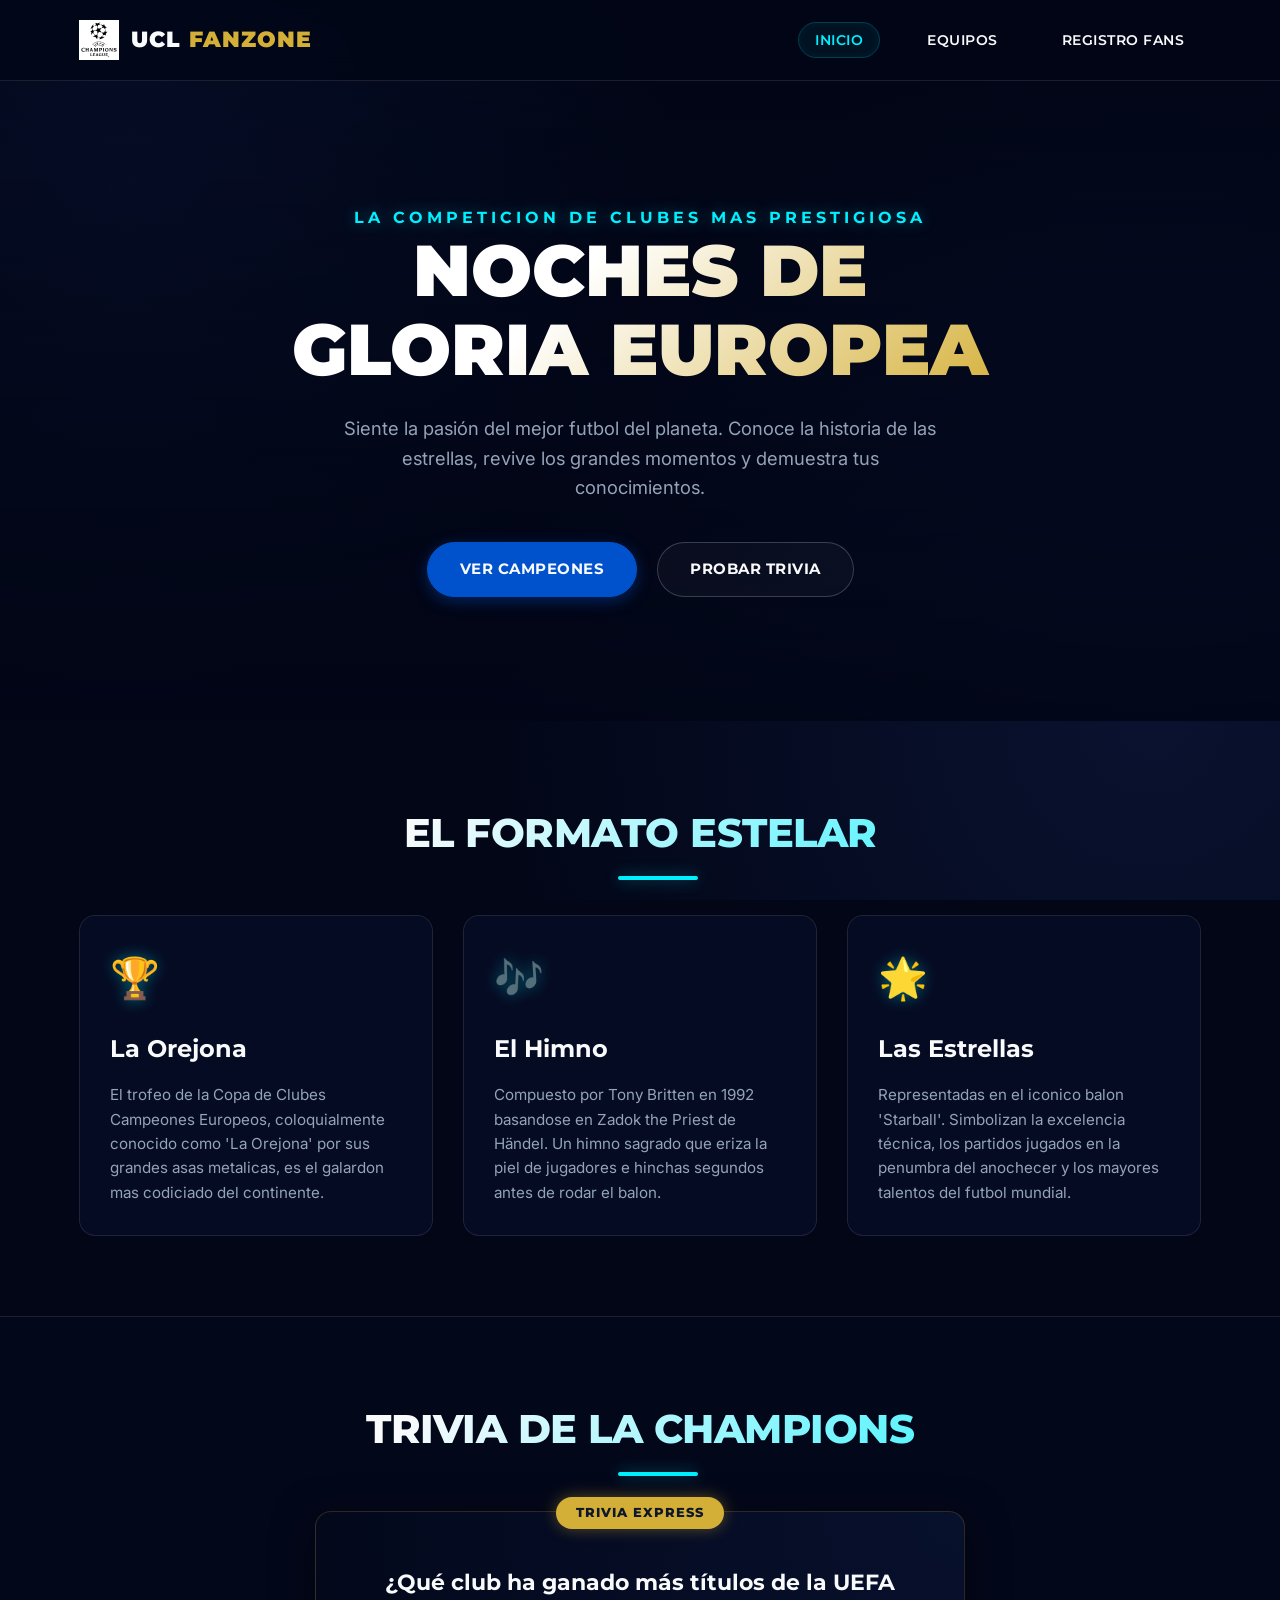
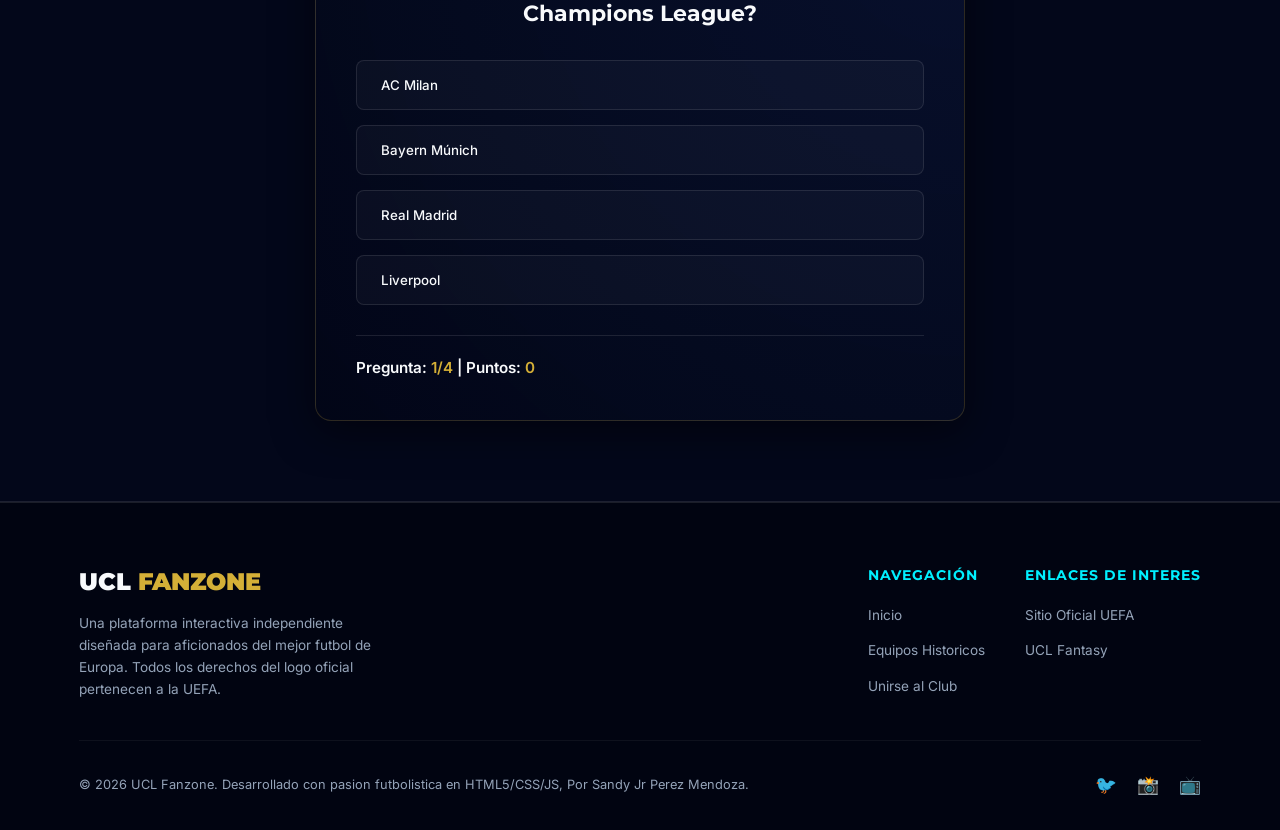
<file: index.html>
<!DOCTYPE html>
<html lang="es">
<head>
  <meta charset="UTF-8">
  <meta name="viewport" content="width=device-width, initial-scale=1.0">
  <meta name="description" content="Descubre el universo de la UEFA Champions League. Explora los clubes históricos, demuestra tus conocimientos en nuestra trivia interactiva y únete a la comunidad de aficionados.">
  <title>UCL - Fanzone Oficial</title>
  <link rel="stylesheet" href="css/style.css">
  <link rel="icon" type="image/svg+xml" href="data:image/svg+xml,<svg xmlns=%22http://www.w3.org/2000/svg%22 viewBox=%220 0 100 100%22><text x=%2250%%22 y=%2250%%22 text-anchor=%22middle%22 dominant-baseline=%22central%22 font-size=%2290%22>⚽</text></svg>">
</head>
<body>

  <!-- ENCABEZADO Y NAVEGACIÓN -->
  <header>
    <div class="container header-container">
      <a href="index.html" class="logo-link" id="home-logo">
        <img src="images/logo.svg" alt="Logotipo de UCL Fanzone" class="logo-img">
        <span class="logo-text">UCL <span>Fanzone</span></span>
      </a>
      
      <nav aria-label="Navegación Principal">
        <div class="nav-toggle" id="menu-toggle" aria-expanded="false" aria-label="Abrir menu de navegacion">
          <span></span>
          <span></span>
          <span></span>
        </div>
        <ul class="nav-menu">
          <li><a href="index.html" class="nav-link active">Inicio</a></li>
          <li><a href="equipos.html" class="nav-link">Equipos</a></li>
          <li><a href="registro.html" class="nav-link">Registro Fans</a></li>
        </ul>
      </nav>
    </div>
  </header>

  <!-- CONTENIDO PRINCIPAL -->
  <main>
    
    <!-- SECCION PRINCIPAL -->
    <section class="principal" id="principal-inicio">
      <div class="principal-overlay"></div>
      <div class="principal-contenido">
        <span class="principal-lema">La competicion de clubes mas prestigiosa</span>
        <h1 class="principal-titulo">Noches de Gloria Europea</h1>
        <p class="principal-descripcion">Siente la pasión del mejor futbol del planeta. Conoce la historia de las estrellas, revive los grandes momentos y demuestra tus conocimientos.</p>
        <div class="principal-botones">
          <a href="equipos.html" class="btn btn-primary">Ver Campeones</a>
          <a href="#trivia-section" class="btn btn-outline">Probar Trivia</a>
        </div>
      </div>
    </section>

    <!-- SECCION DE INFORMACION DEL TORNEO -->
    <section class="info-section">
      <div class="container">
        <h2 class="section-title">El Formato Estelar</h2>
        
        <div class="card-grid">
          <div class="glass-card">
            <div class="card-icon">🏆</div>
            <h3 class="card-title">La Orejona</h3>
            <p class="card-text">El trofeo de la Copa de Clubes Campeones Europeos, coloquialmente conocido como 'La Orejona' por sus grandes asas metalicas, es el galardon mas codiciado del continente.</p>
          </div>
          
          <div class="glass-card">
            <div class="card-icon">🎶</div>
            <h3 class="card-title">El Himno</h3>
            <p class="card-text">Compuesto por Tony Britten en 1992 basandose en Zadok the Priest de Händel. Un himno sagrado que eriza la piel de jugadores e hinchas segundos antes de rodar el balon.</p>
          </div>
          
          <div class="glass-card">
            <div class="card-icon">🌟</div>
            <h3 class="card-title">Las Estrellas</h3>
            <p class="card-text">Representadas en el iconico balon 'Starball'. Simbolizan la excelencia técnica, los partidos jugados en la penumbra del anochecer y los mayores talentos del futbol mundial.</p>
          </div>
        </div>
      </div>
    </section>

    <!-- SECCION INTERACTIVA DE TRIVIA -->
    <section id="trivia-section" style="background: rgba(11, 21, 53, 0.1); border-top: 1px solid var(--border-color); border-bottom: 1px solid var(--border-color);">
      <div class="container">
        <h2 class="section-title">Trivia de la Champions</h2>
        
        <div class="quiz-container" id="quiz-wrapper">
          <!-- Contenido generado dinamicamente con JS -->
          <span class="quiz-badge">Trivia Express</span>
          <h3 class="quiz-question" id="quiz-question">Cargando pregunta...</h3>
          <div class="quiz-options" id="quiz-options">
            <!-- Las opciones se añaden dinamicamente -->
          </div>
          <div class="quiz-score-area">
            <p class="quiz-score" id="quiz-score-text">Pregunta: - | Puntos: 0</p>
            <button id="quiz-next-btn" class="quiz-btn-next">Siguiente</button>
          </div>
        </div>
      </div>
    </section>

  </main>

  <!-- PIE DE PAGINA -->
  <footer>
    <div class="container">
      <div class="footer-layout">
        <div class="footer-brand">
          <div class="footer-logo">UCL <span>Fanzone</span></div>
          <p class="footer-desc">Una plataforma interactiva independiente diseñada para aficionados del mejor futbol de Europa. Todos los derechos del logo oficial pertenecen a la UEFA.</p>
        </div>
        
        <nav class="footer-nav" aria-label="Navegacion del Pie de Pagina">
          <div class="footer-nav-col">
            <h4>Navegación</h4>
            <ul>
              <li><a href="index.html">Inicio</a></li>
              <li><a href="equipos.html">Equipos Historicos</a></li>
              <li><a href="registro.html">Unirse al Club</a></li>
            </ul>
          </div>
          <div class="footer-nav-col">
            <h4>Enlaces de Interes</h4>
            <ul>
              <li><a href="https://es.uefa.com/uefachampionsleague/" target="_blank" rel="noopener">Sitio Oficial UEFA</a></li>
              <li><a href="https://gaming.uefa.com/es/uclfantasy" target="_blank" rel="noopener">UCL Fantasy</a></li>
            </ul>
          </div>
        </nav>
      </div>
      
      <div class="footer-bottom">
        <p class="copyright">&copy; 2026 UCL Fanzone. Desarrollado con pasion futbolistica en HTML5/CSS/JS, Por Sandy Jr Perez Mendoza.</p>
        <div class="footer-socials">
          <a href="#" class="social-link" aria-label="Twitter de UCL Fanzone">🐦</a>
          <a href="#" class="social-link" aria-label="Instagram de UCL Fanzone">📸</a>
          <a href="#" class="social-link" aria-label="YouTube de UCL Fanzone">📺</a>
        </div>
      </div>
    </div>
  </footer>

  <script src="js/app.js"></script>
</body>
</html>
</file>
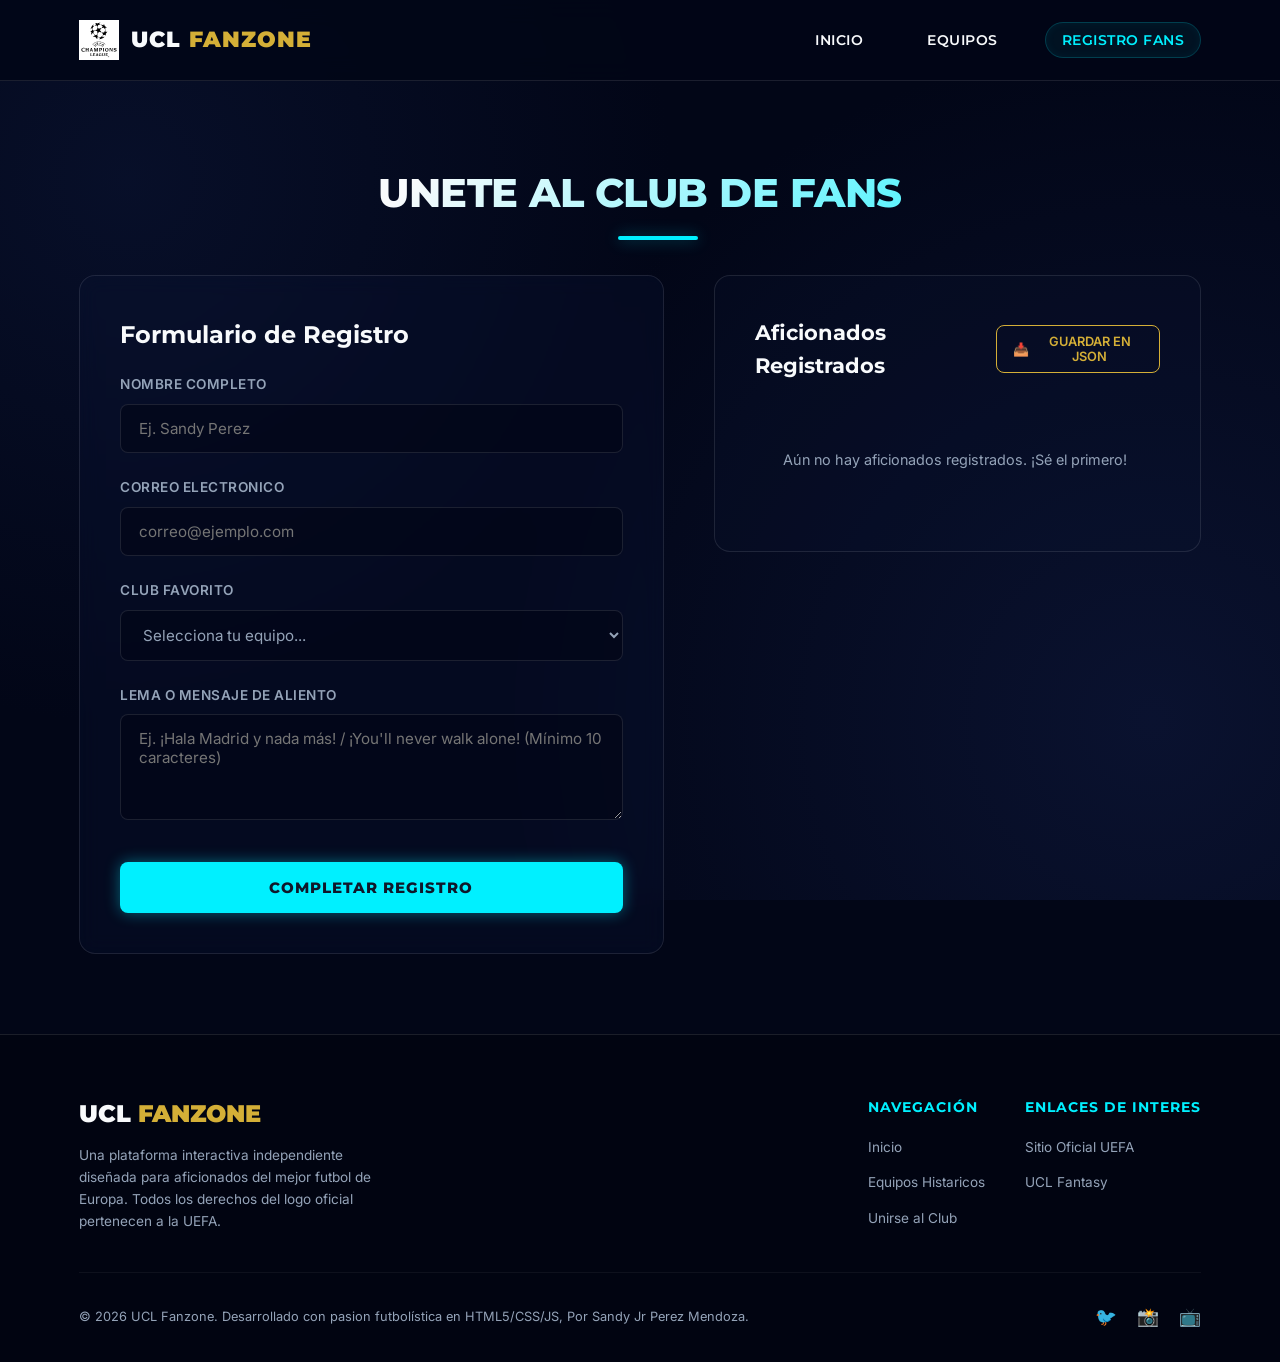
<file: registro.html>
<!DOCTYPE html>
<html lang="es">
<head>
  <meta charset="UTF-8">
  <meta name="viewport" content="width=device-width, initial-scale=1.0">
  <meta name="description" content="Inscribete en el club oficial de fans de la UEFA Champions League. Completa el formulario de registro y descarga el registro de aficionados en formato JSON.">
  <title>Registro del Club de Fans - UEFA Champions League</title>
  <link rel="stylesheet" href="css/style.css">
  <link rel="icon" type="image/svg+xml" href="data:image/svg+xml,<svg xmlns=%22http://www.w3.org/2000/svg%22 viewBox=%220 0 100 100%22><text x=%2250%%22 y=%2250%%22 text-anchor=%22middle%22 dominant-baseline=%22central%22 font-size=%2290%22>⚽</text></svg>">
</head>
<body>

  <!-- ENCABEZADO Y NAVEGACION -->
  <header>
    <div class="container header-container">
      <a href="index.html" class="logo-link">
        <img src="images/logo.svg" alt="Logotipo de UCL Fanzone" class="logo-img">
        <span class="logo-text">UCL <span>Fanzone</span></span>
      </a>
      
      <nav aria-label="Navegacion Principal">
        <div class="nav-toggle" id="menu-toggle" aria-expanded="false" aria-label="Abrir menu de navegacion">
          <span></span>
          <span></span>
          <span></span>
        </div>
        <ul class="nav-menu">
          <li><a href="index.html" class="nav-link">Inicio</a></li>
          <li><a href="equipos.html" class="nav-link">Equipos</a></li>
          <li><a href="registro.html" class="nav-link active">Registro Fans</a></li>
        </ul>
      </nav>
    </div>
  </header>

  <!-- CONTENIDO PRINCIPAL -->
  <main>
    
    <section>
      <div class="container">
        <h1 class="section-title">Unete al Club de Fans</h1>
        
        <div class="contact-layout">
          <!-- CONTENEDOR DEL FORMULARIO -->
          <div class="form-card">
            <h2 style="font-family: var(--font-heading); margin-bottom: 20px; font-size: 1.5rem;">Formulario de Registro</h2>
            
            <form id="formulario-registro" novalidate>
              <!-- Campo 1: Nombre Completo -->
              <div class="form-group">
                <label for="fan-name" class="form-label">Nombre Completo</label>
                <input type="text" id="fan-name" class="form-input" placeholder="Ej. Sandy Perez" required>
                <span class="validation-msg" id="name-validation">El nombre debe tener al menos 3 caracteres.</span>
              </div>
              
              <!-- Campo 2: Correo -->
              <div class="form-group">
                <label for="fan-email" class="form-label">Correo Electronico</label>
                <input type="email" id="fan-email" class="form-input" placeholder="correo@ejemplo.com" required>
                <span class="validation-msg" id="email-validation">Introduce un correo electrónico valido.</span>
              </div>
              
              <!-- Campo 3: Club Favorito -->
              <div class="form-group">
                <label for="fan-club" class="form-label">Club Favorito</label>
                <select id="fan-club" class="form-input" style="color: var(--text-muted);" onchange="this.style.color = this.value === '' ? 'var(--text-muted)' : 'var(--text-main)'" required>
                  <option value="" disabled selected>Selecciona tu equipo...</option>
                  <option value="real-madrid">Real Madrid CF</option>
                  <option value="ac-milan">AC Milan</option>
                  <option value="bayern-munich">FC Bayern München</option>
                  <option value="liverpool">Liverpool FC</option>
                  <option value="barcelona">FC Barcelona</option>
                  <option value="ajax">AFC Ajax</option>
                  <option value="manchester-city">Manchester City FC</option>
                  <option value="juventus">Juventus FC</option>
                </select>
                <span class="validation-msg" id="club-validation">Debes seleccionar un club.</span>
              </div>
              
              <!-- Campo 4: Lema del Fan -->
              <div class="form-group">
                <label for="fan-slogan" class="form-label">Lema o Mensaje de Aliento</label>
                <textarea id="fan-slogan" class="form-input" rows="4" placeholder="Ej. ¡Hala Madrid y nada más! / ¡You'll never walk alone! (Mínimo 10 caracteres)" required></textarea>
                <span class="validation-msg" id="slogan-validation">El mensaje de aliento debe tener al menos 10 caracteres.</span>
              </div>
              
              <!-- Boton de Envio -->
              <button type="submit" class="btn form-submit-btn">Completar Registro</button>
            </form>
          </div>

          <!-- REGISTRO DE AFICIONADOS DENTRO DE LA PAGINA -->
          <div class="registrations-card">
            <div class="registrations-header">
              <h2 class="registrations-title">Aficionados Registrados</h2>
              <button id="export-json" class="export-btn">
                <span>📥</span> Guardar en JSON
              </button>
            </div>
            
            <div class="registrations-list" id="registrations-list">
              <!-- Los registros de hinchas se añadiran dinámicamente con JS -->
            </div>
          </div>
        </div>
      </div>
    </section>

  </main>

  <!-- PIE DE PAGINA -->
  <footer>
    <div class="container">
      <div class="footer-layout">
        <div class="footer-brand">
          <div class="footer-logo">UCL <span>Fanzone</span></div>
          <p class="footer-desc">Una plataforma interactiva independiente diseñada para aficionados del mejor futbol de Europa. Todos los derechos del logo oficial pertenecen a la UEFA.</p>
        </div>
        
        <nav class="footer-nav" aria-label="Navegación del Pie de Pagina">
          <div class="footer-nav-col">
            <h4>Navegación</h4>
            <ul>
              <li><a href="index.html">Inicio</a></li>
              <li><a href="equipos.html">Equipos Histaricos</a></li>
              <li><a href="registro.html">Unirse al Club</a></li>
            </ul>
          </div>
          <div class="footer-nav-col">
            <h4>Enlaces de Interes</h4>
            <ul>
              <li><a href="https://es.uefa.com/uefachampionsleague/" target="_blank" rel="noopener">Sitio Oficial UEFA</a></li>
              <li><a href="https://gaming.uefa.com/es/uclfantasy" target="_blank" rel="noopener">UCL Fantasy</a></li>
            </ul>
          </div>
        </nav>
      </div>
      
      <div class="footer-bottom">
        <p class="copyright">&copy; 2026 UCL Fanzone. Desarrollado con pasion futbolística en HTML5/CSS/JS, Por Sandy Jr Perez Mendoza.</p>
        <div class="footer-socials">
          <a href="#" class="social-link" aria-label="Twitter de UCL Fanzone">🐦</a>
          <a href="#" class="social-link" aria-label="Instagram de UCL Fanzone">📸</a>
          <a href="#" class="social-link" aria-label="YouTube de UCL Fanzone">📺</a>
        </div>
      </div>
    </div>
  </footer>

  <script src="js/app.js"></script>
</body>
</html>
</file>
<file: css/style.css>
@import url('https://fonts.googleapis.com/css2?family=Inter:wght@300;400;500;600;700&family=Montserrat:wght@600;700;800;900&display=swap');

/* ==========================================================================
   VARIABLES CSS Y SISTEMA DE DISEÑO
   ========================================================================== */
:root {
  --bg-primary: #020617;       /* Noche Oscura Profunda UCL */
  --bg-secondary: #0b1535;     /* Azul Real de la Armada UCL */
  --bg-tertiary: #162454;      /* Azul Armada Claro UCL */
  
  --color-primary: #00f0ff;    /* Brillo Cian Neón Estelar */
  --color-secondary: #0052cc;  /* Azul UEFA Profundo */
  --color-accent: #d4af37;     /* Oro de Trofeo (Metallic Gold) */
  
  --text-main: #f8fafc;        /* Pizarra Claro */
  --text-muted: #94a3b8;       /* Pizarra Atenuado */
  --text-dark: #0f172a;        /* Pizarra Oscuro */
  
  --border-color: rgba(255, 255, 255, 0.1);
  --glow-shadow: 0 0 15px rgba(0, 240, 255, 0.4);
  --gold-glow-shadow: 0 0 15px rgba(212, 175, 55, 0.4);
  
  --font-heading: 'Montserrat', sans-serif;
  --font-body: 'Inter', sans-serif;
  
  --transition-fast: 0.2s ease;
  --transition-normal: 0.3s ease;
  --transition-slow: 0.5s ease;
  
  --radius-sm: 4px;
  --radius-md: 8px;
  --radius-lg: 16px;
  --radius-full: 9999px;
  
  --container-max: 1200px;
}

/* ==========================================================================
   ESTILOS DE RESTABLECIMIENTO (RESET) Y BASE
   ========================================================================== */
*, *::before, *::after {
  box-sizing: border-box;
  margin: 0;
  padding: 0;
}

html {
  scroll-behavior: smooth;
}

body {
  font-family: var(--font-body);
  background-color: var(--bg-primary);
  background-image: 
    radial-gradient(circle at 10% 20%, rgba(11, 21, 53, 0.6) 0%, transparent 40%),
    radial-gradient(circle at 90% 80%, rgba(22, 36, 84, 0.4) 0%, transparent 50%),
    radial-gradient(circle at 50% 50%, rgba(2, 6, 23, 1) 0%, rgba(2, 6, 23, 1) 100%);
  background-attachment: fixed;
  color: var(--text-main);
  line-height: 1.6;
  overflow-x: hidden;
}

a {
  color: inherit;
  text-decoration: none;
  transition: var(--transition-fast);
}

button, input, select, textarea {
  font-family: inherit;
  color: inherit;
  background: none;
  border: none;
  outline: none;
}

/* ==========================================================================
   DISEÑO DE PAGINA (LAYOUT) Y CONTENEDOR
   ========================================================================== */
.container {
  width: 90%;
  max-width: var(--container-max);
  padding: 0 15px;
  margin: 0 auto;
}

section {
  padding: 80px 0;
  margin: 0 auto
}

.section-title {
  font-family: var(--font-heading);
  font-size: 2.5rem;
  font-weight: 800;
  text-align: center;
  margin-bottom: 50px;
  letter-spacing: -0.5px;
  text-transform: uppercase;
  background: linear-gradient(135deg, var(--text-main) 30%, var(--color-primary) 100%);
  -webkit-background-clip: text;
  -webkit-text-fill-color: transparent;
  position: relative;
  animation: fadeInUp 1s ease-out forwards;
}

.section-title::after {
  content: '';
  position: absolute;
  bottom: -15px;
  left: 48%;
  transform: translateX(-45%);
  width: 80px;
  height: 4px;
  background: var(--color-primary);
  border-radius: var(--radius-full);
  box-shadow: var(--glow-shadow);
  animation: fadeInUp 1s ease-out forwards;
}

/* ==========================================================================
   ENCABEZADO Y NAVEGACION
   ========================================================================== */
header {
  background: rgba(2, 6, 23, 0.85);
  backdrop-filter: blur(12px);
  -webkit-backdrop-filter: blur(12px);
  border-bottom: 1px solid var(--border-color);
  position: sticky;
  top: 0;
  z-index: 100;
  transition: var(--transition-normal);
}

header.desplazado {
  background: rgba(2, 6, 23, 0.98);
  box-shadow: 0 4px 20px rgba(0, 0, 0, 0.5);
}

.header-container {
  display: flex;
  justify-content: space-between;
  align-items: center;
  height: 80px;
}

.logo-link {
  display: flex;
  align-items: center;
  gap: 12px;
}

.logo-img {
  height: 40px;
  width: auto;
  object-fit: contain;
}

.logo-icon {
  font-size: 2rem;
  color: var(--color-primary);
  text-shadow: var(--glow-shadow);
  animation: rotateLogo 20s linear infinite;
}

@keyframes rotateLogo {
  from { transform: rotate(0deg); }
  to { transform: rotate(360deg); }
}

.logo-text {
  font-family: var(--font-heading);
  font-weight: 900;
  font-size: 1.4rem;
  letter-spacing: 1px;
  text-transform: uppercase;
  color: var(--text-main);
}

.logo-text span {
  color: var(--color-accent);
}

.nav-menu {
  display: flex;
  gap: 30px;
  list-style: none;
}

.nav-link {
  font-family: var(--font-heading);
  font-size: 0.9rem;
  font-weight: 600;
  text-transform: uppercase;
  letter-spacing: 0.5px;
  padding: 8px 16px;
  border-radius: var(--radius-full);
  border: 1px solid transparent;
}

.nav-link:hover, .nav-link.active {
  color: var(--color-primary);
  border-color: rgba(0, 240, 255, 0.2);
  background: rgba(0, 240, 255, 0.05);
  box-shadow: inset 0 0 10px rgba(0, 240, 255, 0.05);
}

.nav-toggle {
  display: none;
  flex-direction: column;
  gap: 6px;
  cursor: pointer;
}

.nav-toggle span {
  width: 28px;
  height: 3px;
  background: var(--text-main);
  border-radius: var(--radius-full);
  transition: var(--transition-normal);
}

/* Estado de menu abierto para el boton alternador movil */
.nav-toggle.open span:nth-child(1) {
  transform: translateY(9px) rotate(45deg);
}
.nav-toggle.open span:nth-child(2) {
  opacity: 0;
}
.nav-toggle.open span:nth-child(3) {
  transform: translateY(-9px) rotate(-45deg);
}

/* ==========================================================================
   SECCION PRINCIPAL
   ========================================================================== */
.principal {
  position: relative;
  height: calc(80vh - 80px);
  min-height: 500px;
  display: flex;
  margin: 0 auto;
  align-items: center;
  justify-content: center;
  overflow: hidden;
}


.principal-overlay {
  position: absolute;
  top: 0;
  left: 0;
  width: 100%;
  height: 100%;
  background: linear-gradient(180deg, rgba(2, 6, 23, 0.2) 0%, rgba(2, 6, 23, 0.9) 100%);
  z-index: 1;
}

.principal-contenido {
  position: relative;
  z-index: 2;
  text-align: center;
  max-width: 800px;
  padding: 0 20px;
  margin: 0 auto;
  animation: fadeInUp 1s ease-out forwards;
}

@keyframes fadeInUp {
  from {
    opacity: 0;
    transform: translateY(30px);
  }
  to {
    opacity: 1;
    transform: translateY(0);
  }
}

.principal-lema {
  font-family: var(--font-heading);
  font-weight: 700;
  font-size: 1rem;
  letter-spacing: 4px;
  color: var(--color-primary);
  text-transform: uppercase;
  margin-bottom: 20px;
  text-shadow: var(--glow-shadow);
}

.principal-titulo {
  font-family: var(--font-heading);
  font-size: 4.5rem;
  font-weight: 900;
  line-height: 1.1;
  margin-bottom: 25px;
  text-transform: uppercase;
  background: linear-gradient(135deg, #ffffff 40%, var(--color-accent) 100%);
  -webkit-background-clip: text;
  -webkit-text-fill-color: transparent;
}

.principal-descripcion {
  font-size: 1.15rem;
  color: var(--text-muted);
  margin-bottom: 40px;
  max-width: 600px;
  margin-left: auto;
  margin-right: auto;
}

.principal-botones {
  display: flex;
  justify-content: center;
  gap: 20px;
}

.btn {
  display: inline-flex;
  align-items: center;
  justify-content: center;
  padding: 14px 32px;
  font-family: var(--font-heading);
  font-weight: 700;
  font-size: 0.95rem;
  text-transform: uppercase;
  letter-spacing: 0.5px;
  border-radius: var(--radius-full);
  cursor: pointer;
  transition: var(--transition-normal);
}

.btn-primary {
  background: var(--color-secondary);
  border: 1px solid var(--color-secondary);
  box-shadow: 0 4px 15px rgba(0, 82, 204, 0.4);
}

.btn-primary:hover {
  background: #0066ff;
  border-color: #0066ff;
  box-shadow: 0 6px 20px rgba(0, 102, 255, 0.6);
  transform: translateY(-2px);
}

.btn-outline {
  border: 1px solid rgba(255, 255, 255, 0.2);
  background: rgba(255, 255, 255, 0.03);
}

.btn-outline:hover {
  background: rgba(255, 255, 255, 0.1);
  border-color: var(--color-primary);
  box-shadow: var(--glow-shadow);
  transform: translateY(-2px);
}

/* ==========================================================================
   TARJETAS DE CRISTAL (GLASSMORPHISM) Y DESTACADOS
   ========================================================================== */
.card-grid {
  display: grid;
  grid-template-columns: repeat(auto-fit, minmax(300px, 1fr));
  gap: 30px;
  margin-top: 30px;
}

.glass-card {
  background: rgba(11, 21, 53, 0.4);
  backdrop-filter: blur(10px);
  -webkit-backdrop-filter: blur(10px);
  border: 1px solid var(--border-color);
  border-radius: var(--radius-lg);
  padding: 30px;
  transition: var(--transition-normal);
  position: relative;
  overflow: hidden;
}

.glass-card::before {
  content: '';
  position: absolute;
  top: 0;
  left: 0;
  width: 100%;
  height: 3px;
  background: linear-gradient(90deg, transparent, var(--color-primary), transparent);
  transform: translateX(-100%);
  transition: var(--transition-slow);
}

.glass-card:hover::before {
  transform: translateX(100%);
}

.glass-card:hover {
  transform: translateY(-5px);
  border-color: rgba(0, 240, 255, 0.3);
  box-shadow: 0 10px 30px rgba(0, 240, 255, 0.1);
}

.card-icon {
  font-size: 2.5rem;
  color: var(--color-primary);
  margin-bottom: 20px;
  text-shadow: var(--glow-shadow);
}

.card-title {
  font-family: var(--font-heading);
  font-size: 1.5rem;
  font-weight: 700;
  margin-bottom: 15px;
}

.card-text {
  color: var(--text-muted);
  font-size: 0.95rem;
}

/* ==========================================================================
   COMPONENTE DE TRIVIA (INICIO)
   ========================================================================== */
.quiz-container {
  max-width: 650px;
  margin: 0 auto;
  padding: 40px;
  border-radius: var(--radius-lg);
  border: 1px solid rgba(212, 175, 55, 0.2);
  background: radial-gradient(circle at top right, rgba(11, 21, 53, 0.7), rgba(2, 6, 23, 0.9));
  box-shadow: 0 10px 40px rgba(0, 0, 0, 0.5);
  position: relative;
  animation: fadeInUp 1s ease-out forwards;
}

.quiz-badge {
  position: absolute;
  top: -15px;
  left: 50%;
  transform: translateX(-50%);
  background: var(--color-accent);
  color: var(--text-dark);
  font-family: var(--font-heading);
  font-weight: 800;
  padding: 6px 20px;
  border-radius: var(--radius-full);
  font-size: 0.8rem;
  text-transform: uppercase;
  letter-spacing: 1px;
  box-shadow: var(--gold-glow-shadow);
}

.quiz-question {
  font-family: var(--font-heading);
  font-size: 1.4rem;
  margin-top: 15px;
  margin-bottom: 30px;
  text-align: center;
  line-height: 1.4;
}

.quiz-options {
  display: flex;
  flex-direction: column;
  gap: 15px;
  margin-bottom: 30px;
}

.quiz-option {
  padding: 16px 24px;
  background: rgba(255, 255, 255, 0.03);
  border: 1px solid var(--border-color);
  border-radius: var(--radius-md);
  cursor: pointer;
  font-weight: 500;
  text-align: left;
  transition: var(--transition-fast);
}

.quiz-option:hover {
  background: rgba(0, 240, 255, 0.05);
  border-color: var(--color-primary);
  color: var(--color-primary);
}

.quiz-option.correct {
  background: rgba(16, 185, 129, 0.15) !important;
  border-color: #10b981 !important;
  color: #10b981 !important;
  font-weight: 700;
}

.quiz-option.wrong {
  background: rgba(239, 68, 68, 0.15) !important;
  border-color: #ef4444 !important;
  color: #ef4444 !important;
}

.quiz-score-area {
  display: flex;
  justify-content: space-between;
  align-items: center;
  border-top: 1px solid var(--border-color);
  padding-top: 20px;
}

.quiz-score {
  font-weight: 600;
  font-size: 0.95rem;
}

.quiz-score span {
  color: var(--color-accent);
}

.quiz-btn-next {
  display: none;
  background: var(--color-primary);
  color: var(--text-dark);
  font-weight: 700;
  padding: 10px 24px;
  border-radius: var(--radius-md);
  cursor: pointer;
  transition: var(--transition-fast);
}

.quiz-btn-next:hover {
  box-shadow: var(--glow-shadow);
  opacity: 0.9;
}

/* ==========================================================================
   SECCION DE EQUIPOS (PAGINA DE EQUIPOS)
   ========================================================================== */
.equipos-principal {
  padding: 100px 0 40px;
  text-align: center;
  animation: fadeInUp 1s ease-out forwards;
}

.equipos-principal h1 {
  font-family: var(--font-heading);
  font-size: 3.5rem;
  font-weight: 900;
  text-transform: uppercase;
  margin-bottom: 15px;
  background: linear-gradient(135deg, #ffffff, var(--color-accent));
  -webkit-background-clip: text;
  -webkit-text-fill-color: transparent;
}

.equipos-principal p {
  color: var(--text-muted);
  max-width: 600px;
  margin: 0 auto;
}

.filters-wrapper {
  background: rgba(11, 21, 53, 0.3);
  backdrop-filter: blur(8px);
  border: 1px solid var(--border-color);
  padding: 20px;
  border-radius: var(--radius-lg);
  margin-bottom: 40px;
  display: flex;
  flex-direction: column;
  gap: 20px;
}

.search-box {
  display: flex;
  align-items: center;
  background: rgba(2, 6, 23, 0.6);
  border: 1px solid var(--border-color);
  border-radius: var(--radius-md);
  padding: 12px 20px;
  width: 100%;
}

.search-box input {
  width: 100%;
  font-size: 1rem;
}

.search-box .icon {
  color: var(--text-muted);
  margin-right: 12px;
}

.filter-buttons {
  display: flex;
  flex-wrap: wrap;
  gap: 12px;
  align-items: center;
}

.filter-btn {
  padding: 8px 20px;
  border: 1px solid var(--border-color);
  border-radius: var(--radius-full);
  font-size: 0.85rem;
  font-weight: 600;
  text-transform: uppercase;
  cursor: pointer;
  transition: var(--transition-fast);
}

.filter-btn:hover, .filter-btn.active {
  background: var(--color-primary);
  color: var(--text-dark);
  border-color: var(--color-primary);
  box-shadow: var(--glow-shadow);
}

.rejilla-equipos {
  display: grid;
  grid-template-columns: repeat(auto-fill, minmax(280px, 1fr));
  gap: 30px;
  margin-bottom: 80px;
}

.team-card {
  background: rgba(11, 21, 53, 0.3);
  border: 1px solid var(--border-color);
  border-radius: var(--radius-lg);
  padding: 24px;
  text-align: center;
  transition: var(--transition-normal);
  cursor: pointer;
  display: flex;
  flex-direction: column;
  align-items: center;
}

.team-card:hover {
  transform: translateY(-8px);
  border-color: rgba(214, 175, 55, 0.3);
  box-shadow: 0 10px 30px rgba(214, 175, 55, 0.1);
}

.team-logo-container {
  width: 90px;
  height: 90px;
  border-radius: var(--radius-full);
  background: radial-gradient(circle, rgba(22, 36, 84, 0.5) 0%, rgba(2, 6, 23, 0.8) 100%);
  display: flex;
  align-items: center;
  justify-content: center;
  margin-bottom: 20px;
  border: 1px solid rgba(255, 255, 255, 0.05);
}

.team-logo-container img {
  width: 60px;
  height: 60px;
  object-fit: contain;
  filter: drop-shadow(0 4px 8px rgba(0, 0, 0, 0.3));
}

.team-name {
  font-family: var(--font-heading);
  font-size: 1.25rem;
  font-weight: 700;
  margin-bottom: 8px;
}

.team-country {
  font-size: 0.85rem;
  text-transform: uppercase;
  color: var(--text-muted);
  letter-spacing: 1px;
  margin-bottom: 15px;
}

.team-stars {
  color: var(--color-accent);
  font-size: 1.1rem;
  margin-top: auto;
}

/* Ventana modal para detalles del club */
.modal-overlay {
  position: fixed;
  top: 0;
  left: 0;
  width: 100%;
  height: 100%;
  background: rgba(2, 6, 23, 0.85);
  backdrop-filter: blur(12px);
  z-index: 1000;
  display: flex;
  align-items: center;
  justify-content: center;
  opacity: 0;
  pointer-events: none;
  transition: var(--transition-normal);
}

.modal-overlay.active {
  opacity: 1;
  pointer-events: auto;
}

.modal-content {
  background: linear-gradient(135deg, var(--bg-secondary) 0%, var(--bg-primary) 100%);
  border: 1px solid rgba(212, 175, 55, 0.3);
  border-radius: var(--radius-lg);
  width: 90%;
  max-width: 500px;
  padding: 40px;
  text-align: center;
  position: relative;
  transform: scale(0.9);
  transition: var(--transition-normal);
  box-shadow: 0 20px 50px rgba(0, 0, 0, 0.6);
}

.modal-overlay.active .modal-content {
  transform: scale(1);
}

.modal-close {
  position: absolute;
  top: 20px;
  right: 20px;
  font-size: 1.5rem;
  color: var(--text-muted);
  cursor: pointer;
  transition: var(--transition-fast);
}

.modal-close:hover {
  color: var(--color-primary);
}

.modal-logo {
  width: 110px;
  height: 110px;
  object-fit: contain;
  margin: 0 auto 20px;
  filter: drop-shadow(0 6px 12px rgba(0, 0, 0, 0.4));
}

.modal-title {
  font-family: var(--font-heading);
  font-size: 2rem;
  font-weight: 800;
  margin-bottom: 5px;
}

.modal-country {
  font-size: 0.9rem;
  text-transform: uppercase;
  color: var(--text-muted);
  letter-spacing: 1px;
  margin-bottom: 25px;
}

.modal-stats {
  display: grid;
  grid-template-columns: 1fr 1fr;
  gap: 20px;
  margin-bottom: 25px;
  border-top: 1px solid var(--border-color);
  border-bottom: 1px solid var(--border-color);
  padding: 20px 0;
}

.modal-stat-num {
  font-family: var(--font-heading);
  font-size: 2.2rem;
  font-weight: 900;
  color: var(--color-accent);
  line-height: 1.1;
}

.modal-stat-label {
  font-size: 0.8rem;
  text-transform: uppercase;
  color: var(--text-muted);
  letter-spacing: 0.5px;
}

.modal-desc {
  font-size: 0.95rem;
  color: var(--text-main);
  line-height: 1.6;
}

/* ==========================================================================
   SECCION DE CONTACTO Y FORMULARIO
   ========================================================================== */
.contact-layout {
  display: grid;
  grid-template-columns: 1.2fr 1fr;
  gap: 50px;
  align-items: start;
}

.form-card {
  background: rgba(11, 21, 53, 0.3);
  backdrop-filter: blur(10px);
  border: 1px solid var(--border-color);
  border-radius: var(--radius-lg);
  padding: 40px;
}

.form-group {
  margin-bottom: 24px;
  position: relative;
}

.form-label {
  display: block;
  font-size: 0.85rem;
  font-weight: 600;
  text-transform: uppercase;
  letter-spacing: 0.5px;
  margin-bottom: 8px;
  color: var(--text-muted);
}

.form-input {
  width: 100%;
  background: rgba(2, 6, 23, 0.6);
  border: 1px solid var(--border-color);
  border-radius: var(--radius-md);
  padding: 14px 18px;
  font-size: 0.95rem;
  transition: var(--transition-fast);
}

.form-input:focus {
  border-color: var(--color-primary);
  box-shadow: 0 0 10px rgba(0, 240, 255, 0.15);
  background: rgba(2, 6, 23, 0.8);
}

.form-input.invalid {
  border-color: #ef4444;
  box-shadow: 0 0 10px rgba(239, 68, 68, 0.15);
}

.form-input.valid {
  border-color: #10b981;
}

.validation-msg {
  font-size: 0.75rem;
  color: #ef4444;
  margin-top: 6px;
  display: none;
}

.form-submit-btn {
  width: 100%;
  margin-top: 10px;
  background: var(--color-primary);
  color: var(--text-dark);
  font-weight: 800;
  padding: 16px 0;
  border-radius: var(--radius-md);
  box-shadow: var(--glow-shadow);
  letter-spacing: 1px;
}

.form-submit-btn:hover {
  background: #00ffff;
  box-shadow: 0 0 25px rgba(0, 240, 255, 0.6);
  transform: translateY(-1px);
}

.registrations-card {
  background: rgba(11, 21, 53, 0.2);
  border: 1px solid var(--border-color);
  border-radius: var(--radius-lg);
  padding: 40px;
}

.registrations-header {
  display: flex;
  justify-content: space-between;
  align-items: center;
  margin-bottom: 25px;
}

.registrations-title {
  font-family: var(--font-heading);
  font-size: 1.3rem;
  font-weight: 700;
}

.export-btn {
  display: flex;
  align-items: center;
  gap: 8px;
  padding: 8px 16px;
  background: transparent;
  border: 1px solid var(--color-accent);
  color: var(--color-accent);
  border-radius: var(--radius-md);
  font-size: 0.8rem;
  font-weight: 600;
  text-transform: uppercase;
  cursor: pointer;
  transition: var(--transition-fast);
}

.export-btn:hover {
  background: var(--color-accent);
  color: var(--text-dark);
  box-shadow: var(--gold-glow-shadow);
}

.registrations-list {
  display: flex;
  flex-direction: column;
  gap: 15px;
  max-height: 400px;
  overflow-y: auto;
  padding-right: 5px;
}

/* Barra de desplazamiento personalizada para elementos con desbordamiento (overflow) */
.registrations-list::-webkit-scrollbar, textarea::-webkit-scrollbar {
  width: 6px;
}
.registrations-list::-webkit-scrollbar-track, textarea::-webkit-scrollbar-track {
  background: rgba(2, 6, 23, 0.2);
}
.registrations-list::-webkit-scrollbar-thumb, textarea::-webkit-scrollbar-thumb {
  background: var(--bg-tertiary);
  border-radius: var(--radius-full);
}

.registration-item {
  background: rgba(255, 255, 255, 0.02);
  border: 1px solid var(--border-color);
  padding: 16px;
  border-radius: var(--radius-md);
  position: relative;
  animation: fadeIn 0.4s ease-out;
}

@keyframes fadeIn {
  from { opacity: 0; transform: translateY(10px); }
  to { opacity: 1; transform: translateY(0); }
}

.reg-name {
  font-weight: 600;
  font-size: 1rem;
  margin-bottom: 4px;
}

.reg-club {
  font-size: 0.75rem;
  text-transform: uppercase;
  color: var(--color-primary);
  font-weight: 700;
  letter-spacing: 0.5px;
  margin-bottom: 8px;
}

.reg-slogan {
  font-size: 0.85rem;
  color: var(--text-muted);
  font-style: italic;
}

.reg-delete {
  position: absolute;
  top: 16px;
  right: 16px;
  color: var(--text-muted);
  cursor: pointer;
  font-size: 0.85rem;
  transition: var(--transition-fast);
}

.reg-delete:hover {
  color: #ef4444;
}

.no-registrations {
  color: var(--text-muted);
  text-align: center;
  font-size: 0.9rem;
  padding: 40px 0;
}

/* ==========================================================================
   SISTEMA DE NOTIFICACIONES (GENERADAS POR JS)
   ========================================================================== */
.contenedor-notificaciones {
  position: fixed;
  bottom: 30px;
  right: 30px;
  z-index: 2000;
  display: flex;
  flex-direction: column;
  gap: 10px;
  max-width: 380px;
  width: 90%;
}

.notificacion {
  background: var(--bg-secondary);
  border: 1px solid var(--border-color);
  border-left: 5px solid var(--color-primary);
  border-radius: var(--radius-md);
  padding: 16px 20px;
  display: flex;
  justify-content: space-between;
  align-items: center;
  box-shadow: 0 10px 30px rgba(0,0,0,0.5);
  animation: slideIn 0.3s ease-out forwards;
}

.notificacion.success {
  border-left-color: #10b981;
}

.notificacion.error {
  border-left-color: #ef4444;
}

.notificacion-mensaje {
  font-size: 0.9rem;
  font-weight: 500;
}

.notificacion-cerrar {
  cursor: pointer;
  color: var(--text-muted);
  font-size: 0.85rem;
  margin-left: 15px;
  transition: var(--transition-fast);
}

.notificacion-cerrar:hover {
  color: var(--text-main);
}

@keyframes slideIn {
  from { transform: translateX(100%); opacity: 0; }
  to { transform: translateX(0); opacity: 1; }
}

@keyframes slideOut {
  from { transform: translateX(0); opacity: 1; }
  to { transform: translateX(100%); opacity: 0; }
}

/* ==========================================================================
   PIE DE PAGINA (FOOTER)
   ========================================================================== */
footer {
  background: #010411;
  border-top: 1px solid var(--border-color);
  padding: 60px 0 30px;
}

.footer-layout {
  display: flex;
  justify-content: space-between;
  align-items: center;
  flex-wrap: wrap;
  gap: 30px;
  margin-bottom: 40px;
}

.footer-brand {
  max-width: 300px;
}

.footer-logo {
  font-family: var(--font-heading);
  font-size: 1.5rem;
  font-weight: 900;
  text-transform: uppercase;
  color: var(--text-main);
  margin-bottom: 12px;
}

.footer-logo span {
  color: var(--color-accent);
}

.footer-desc {
  color: var(--text-muted);
  font-size: 0.85rem;
}

.footer-nav {
  display: flex;
  gap: 40px;
}

.footer-nav-col h4 {
  font-family: var(--font-heading);
  font-size: 0.85rem;
  text-transform: uppercase;
  letter-spacing: 1px;
  color: var(--color-primary);
  margin-bottom: 15px;
}

.footer-nav-col ul {
  list-style: none;
  display: flex;
  flex-direction: column;
  gap: 10px;
}

.footer-nav-col a {
  font-size: 0.85rem;
  color: var(--text-muted);
}

.footer-nav-col a:hover {
  color: var(--text-main);
}

.footer-bottom {
  border-top: 1px solid rgba(255, 255, 255, 0.05);
  padding-top: 30px;
  display: flex;
  justify-content: space-between;
  align-items: center;
  flex-wrap: wrap;
  gap: 20px;
}

.copyright {
  font-size: 0.8rem;
  color: var(--text-muted);
}

.footer-socials {
  display: flex;
  gap: 20px;
}

.social-link {
  color: var(--text-muted);
  font-size: 1.1rem;
}

.social-link:hover {
  color: var(--color-primary);
  text-shadow: var(--glow-shadow);
}

/* ==========================================================================
   DISEÑO RESPONSIVO (MEDIA QUERIES)
   ========================================================================== */
@media (max-width: 992px) {
  .principal-titulo {
    font-size: 3.5rem;
  }
  .contact-layout {
    grid-template-columns: 1fr;
    gap: 40px;
  }
  .section-title {
    font-size: 2rem;
  }
}

@media (max-width: 768px) {
  header {
    height: auto;
  }
  .header-container {
    height: 70px;
  }
  .nav-menu {
    position: fixed;
    top: 70px;
    left: 0;
    width: 100%;
    height: calc(100vh - 70px);
    background: rgba(2, 6, 23, 0.98);
    backdrop-filter: blur(20px);
    flex-direction: column;
    align-items: center;
    justify-content: center;
    gap: 40px;
    transform: translateY(-100%);
    opacity: 0;
    pointer-events: none;
    transition: transform var(--transition-normal), opacity var(--transition-normal);
  }
  .nav-menu.open {
    transform: translateY(0);
    opacity: 1;
    pointer-events: auto;
  }
  .nav-link {
    font-size: 1.25rem;
  }
  .nav-toggle {
    display: flex;
  }
  .principal-titulo {
    font-size: 2.8rem;
  }
  .principal-descripcion {
    font-size: 1rem;
  }
  .principal-botones {
    flex-direction: column;
    gap: 15px;
  }
  .btn {
    width: 100%;
  }
  .footer-layout {
    flex-direction: column;
    align-items: flex-start;
  }
  .footer-nav {
    flex-wrap: wrap;
    gap: 30px;
  }
  .quiz-container {
    padding: 30px 20px;
  }
  .modal-content {
    padding: 30px 20px;
  }

  /*Desde aqui abajo son reglas que solo aplican en la version movil */
  
  .quiz-container .quiz-badge {
    left: 0;
    right: 0;
    transform: none;
    text-align: center;
    width: fit-content;
    margin: 0 auto;
  }
  .registrations-header {
    flex-direction: column;
    gap: 15px;
    text-align: center;
    align-items: center;
  }

  .registrations-title {
    font-size: 1.5rem;
  }
  .section-title::after {
    left: 37%;
  }
 
}
</file>
